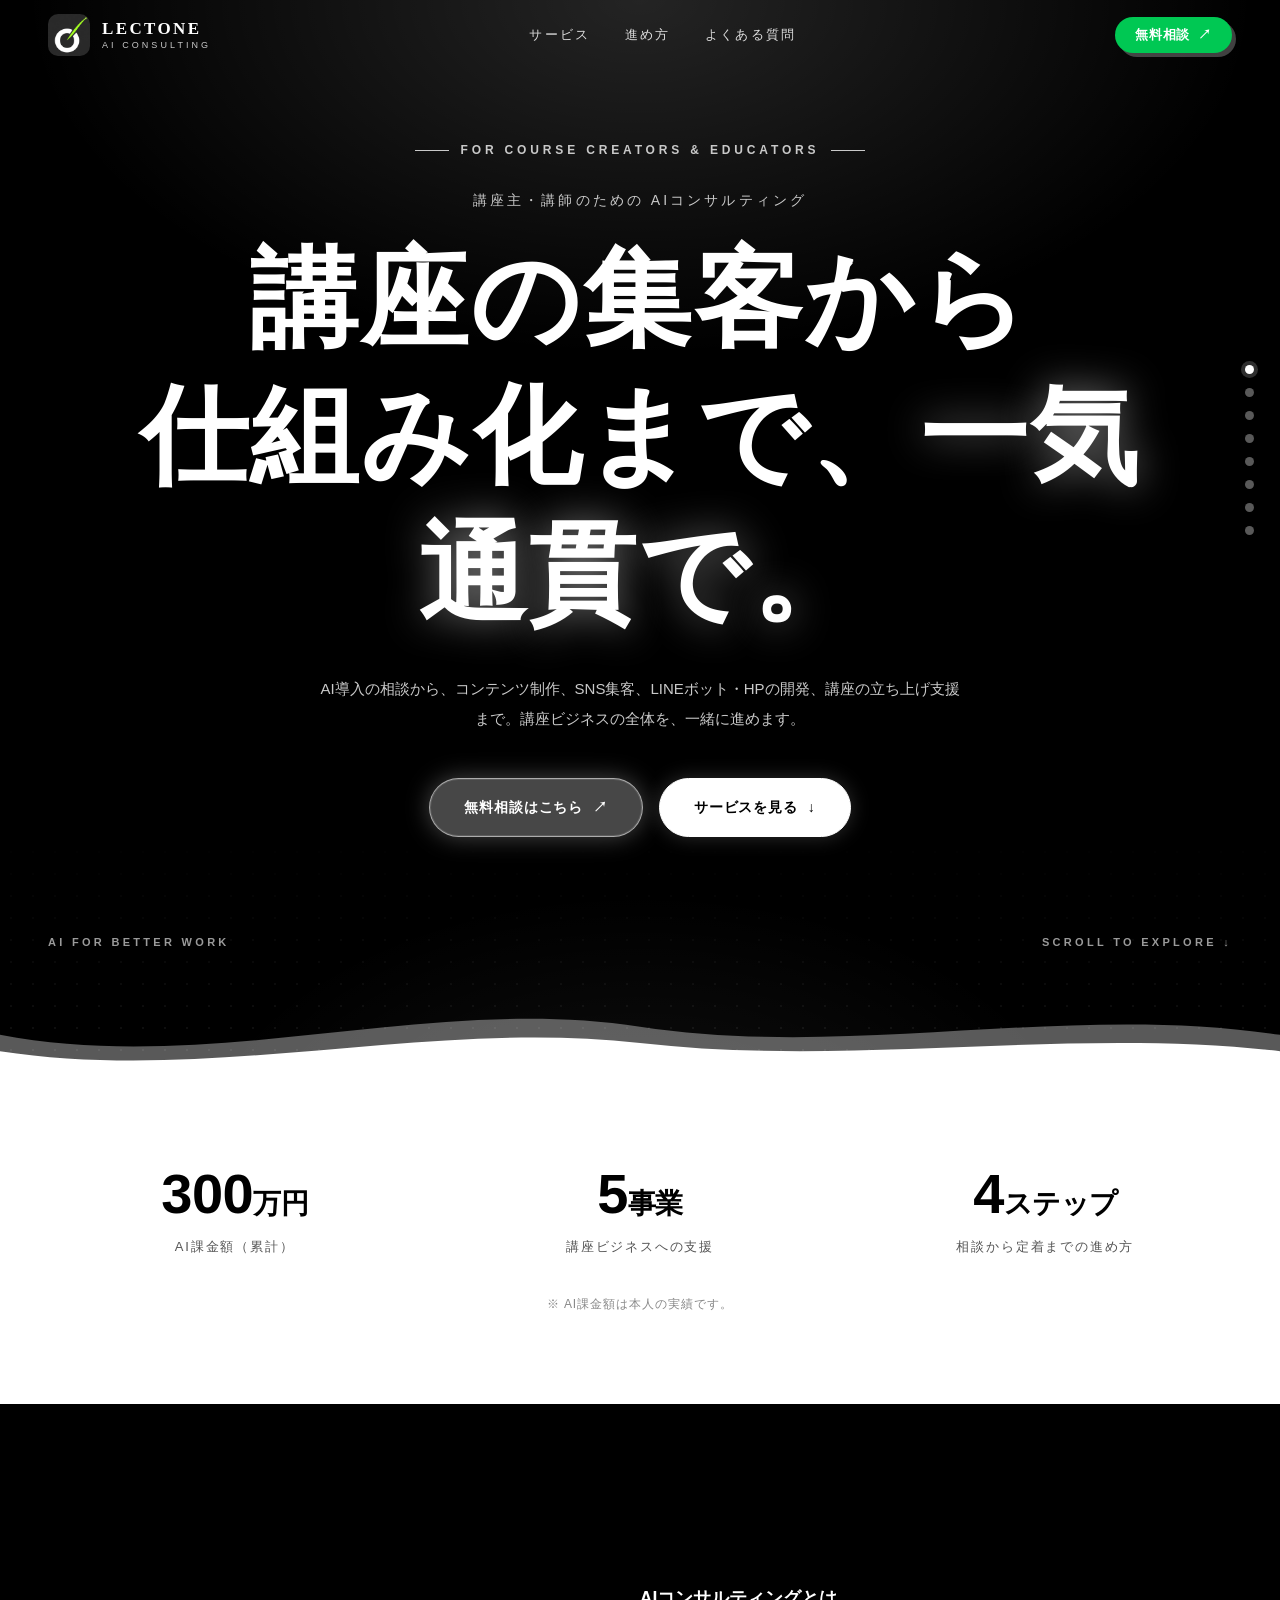
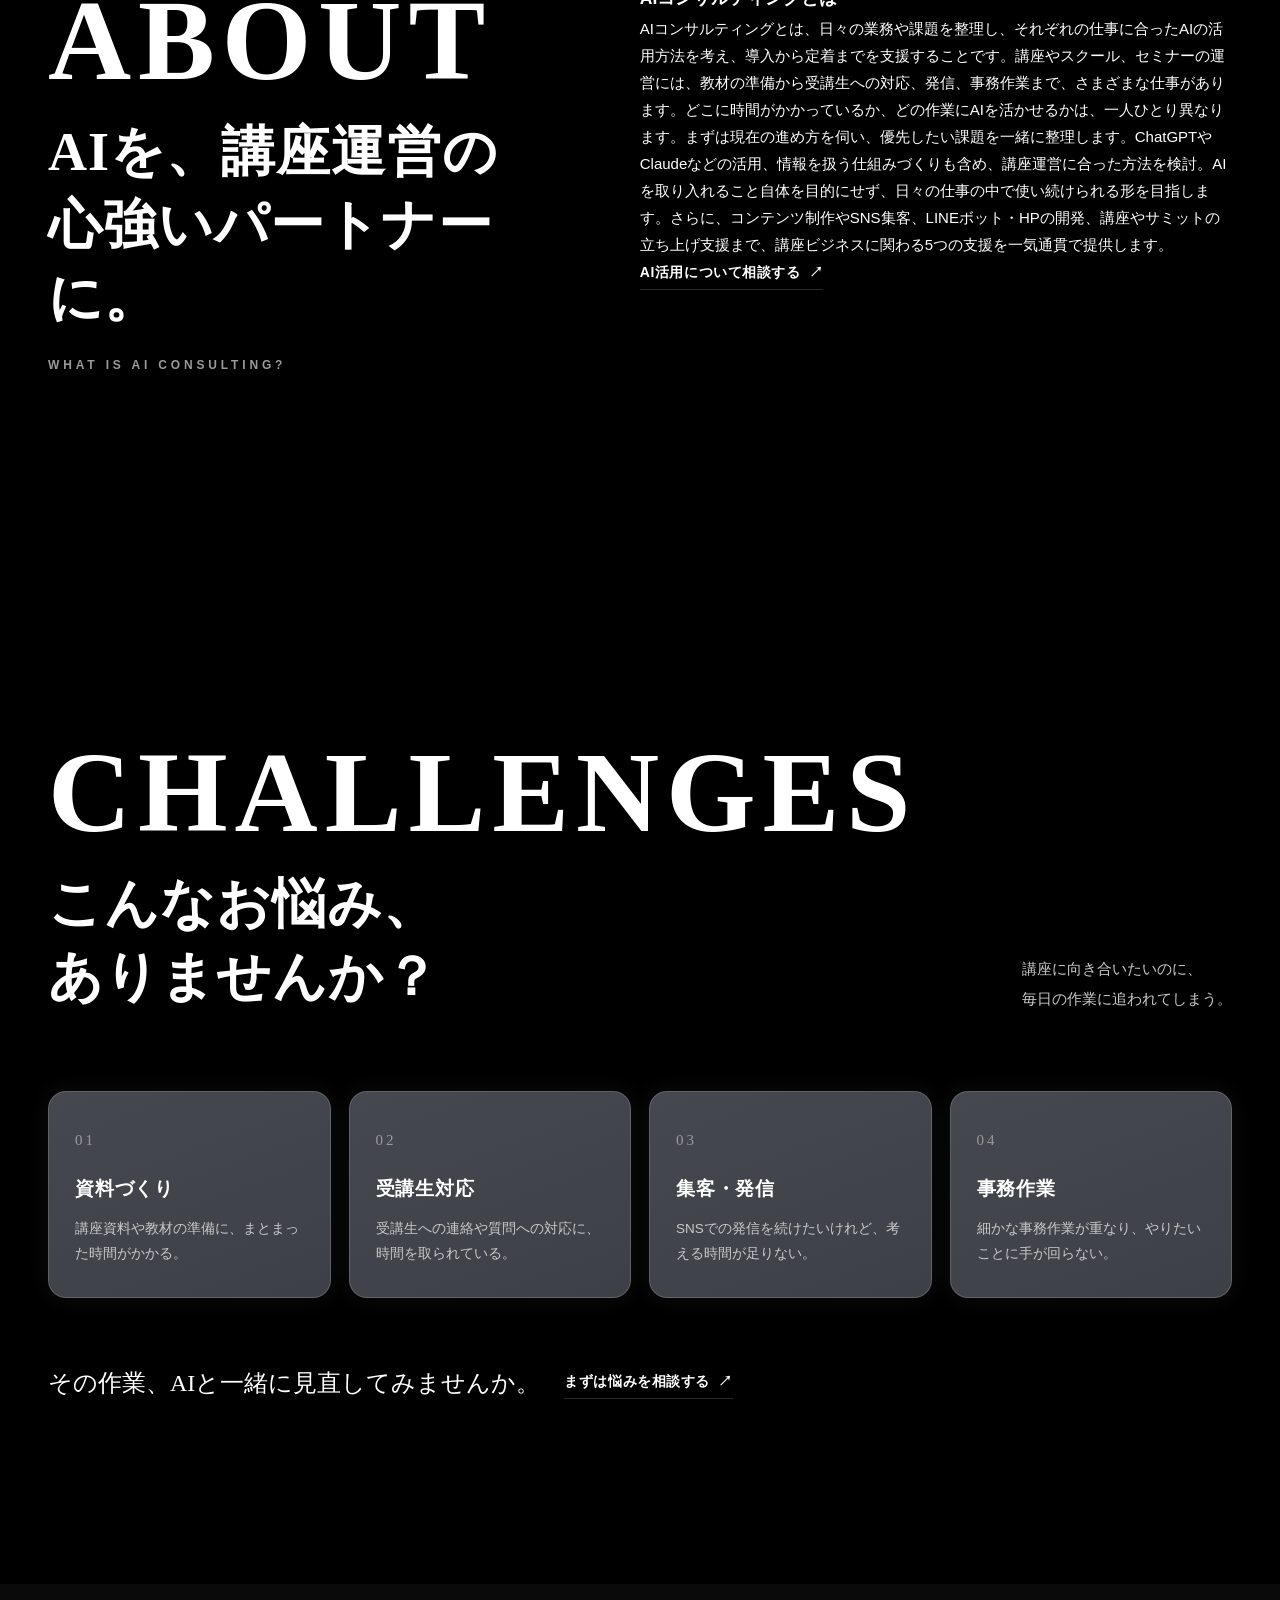
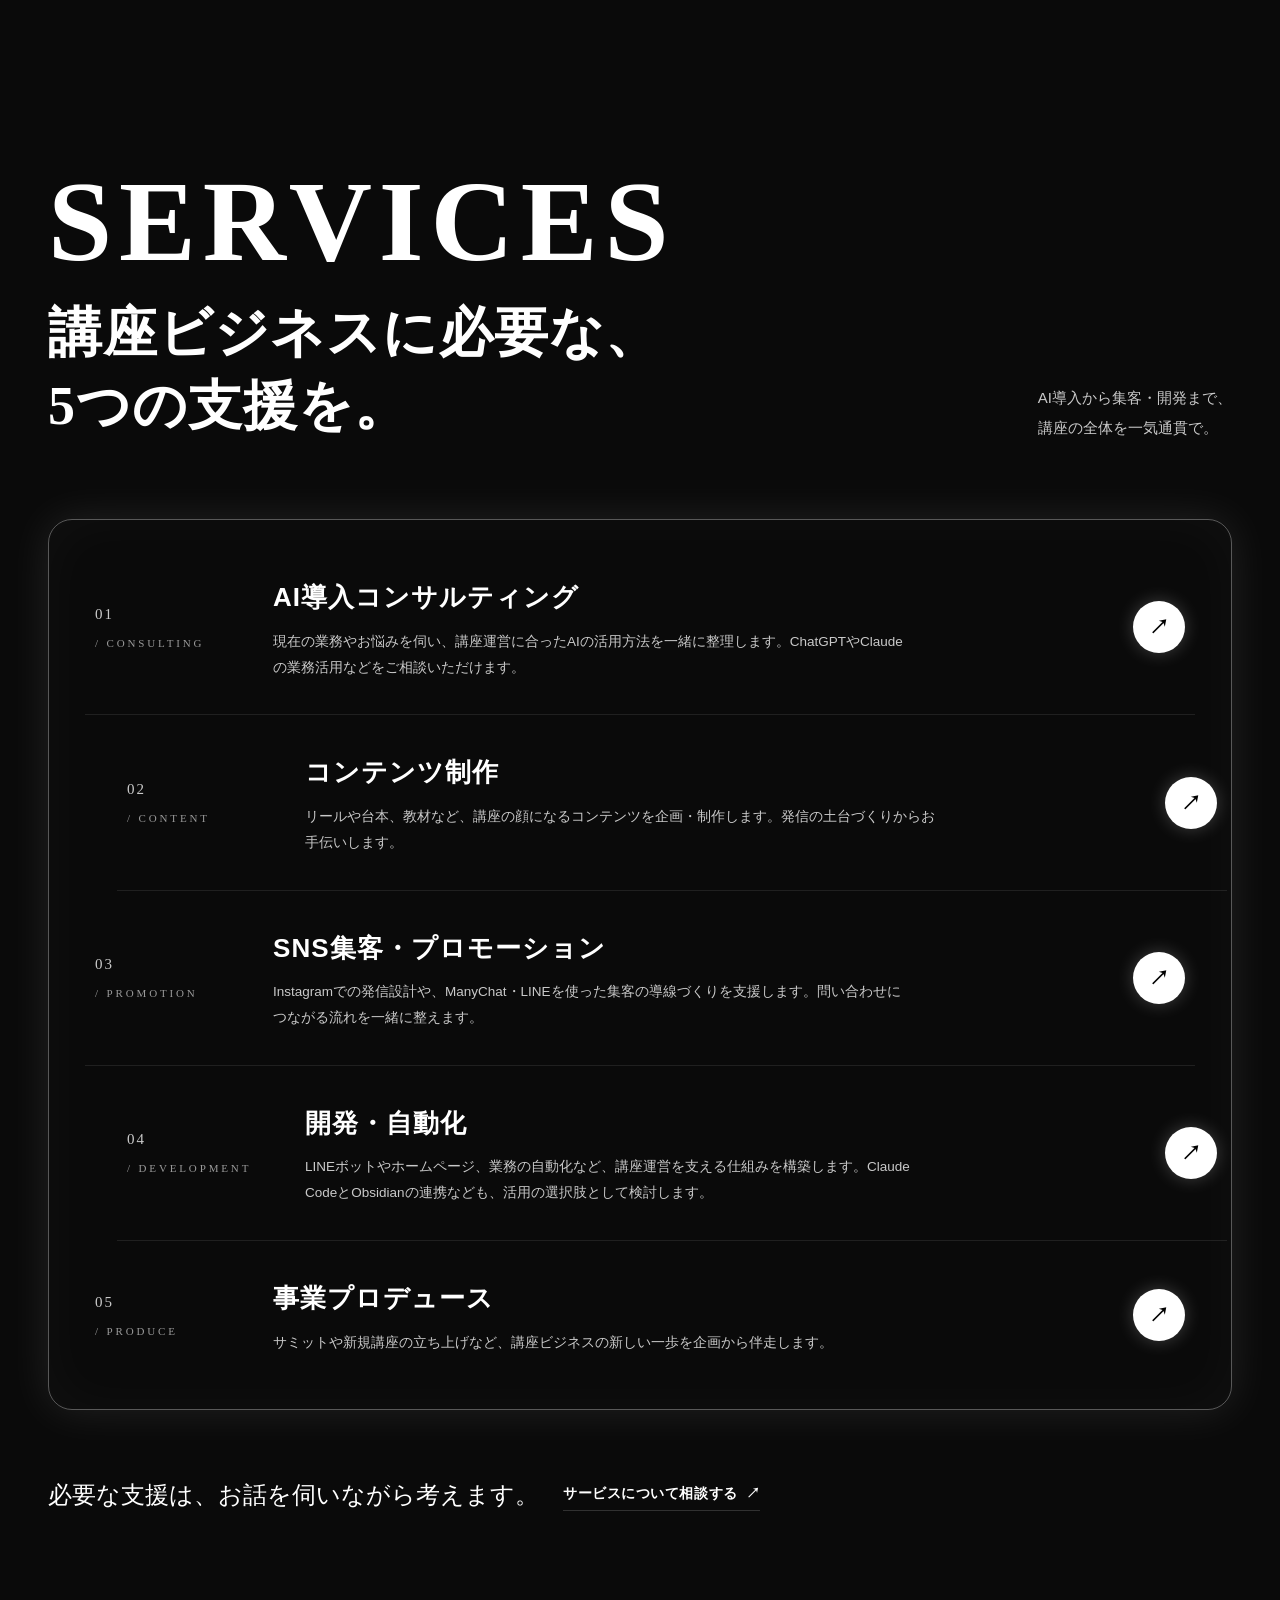
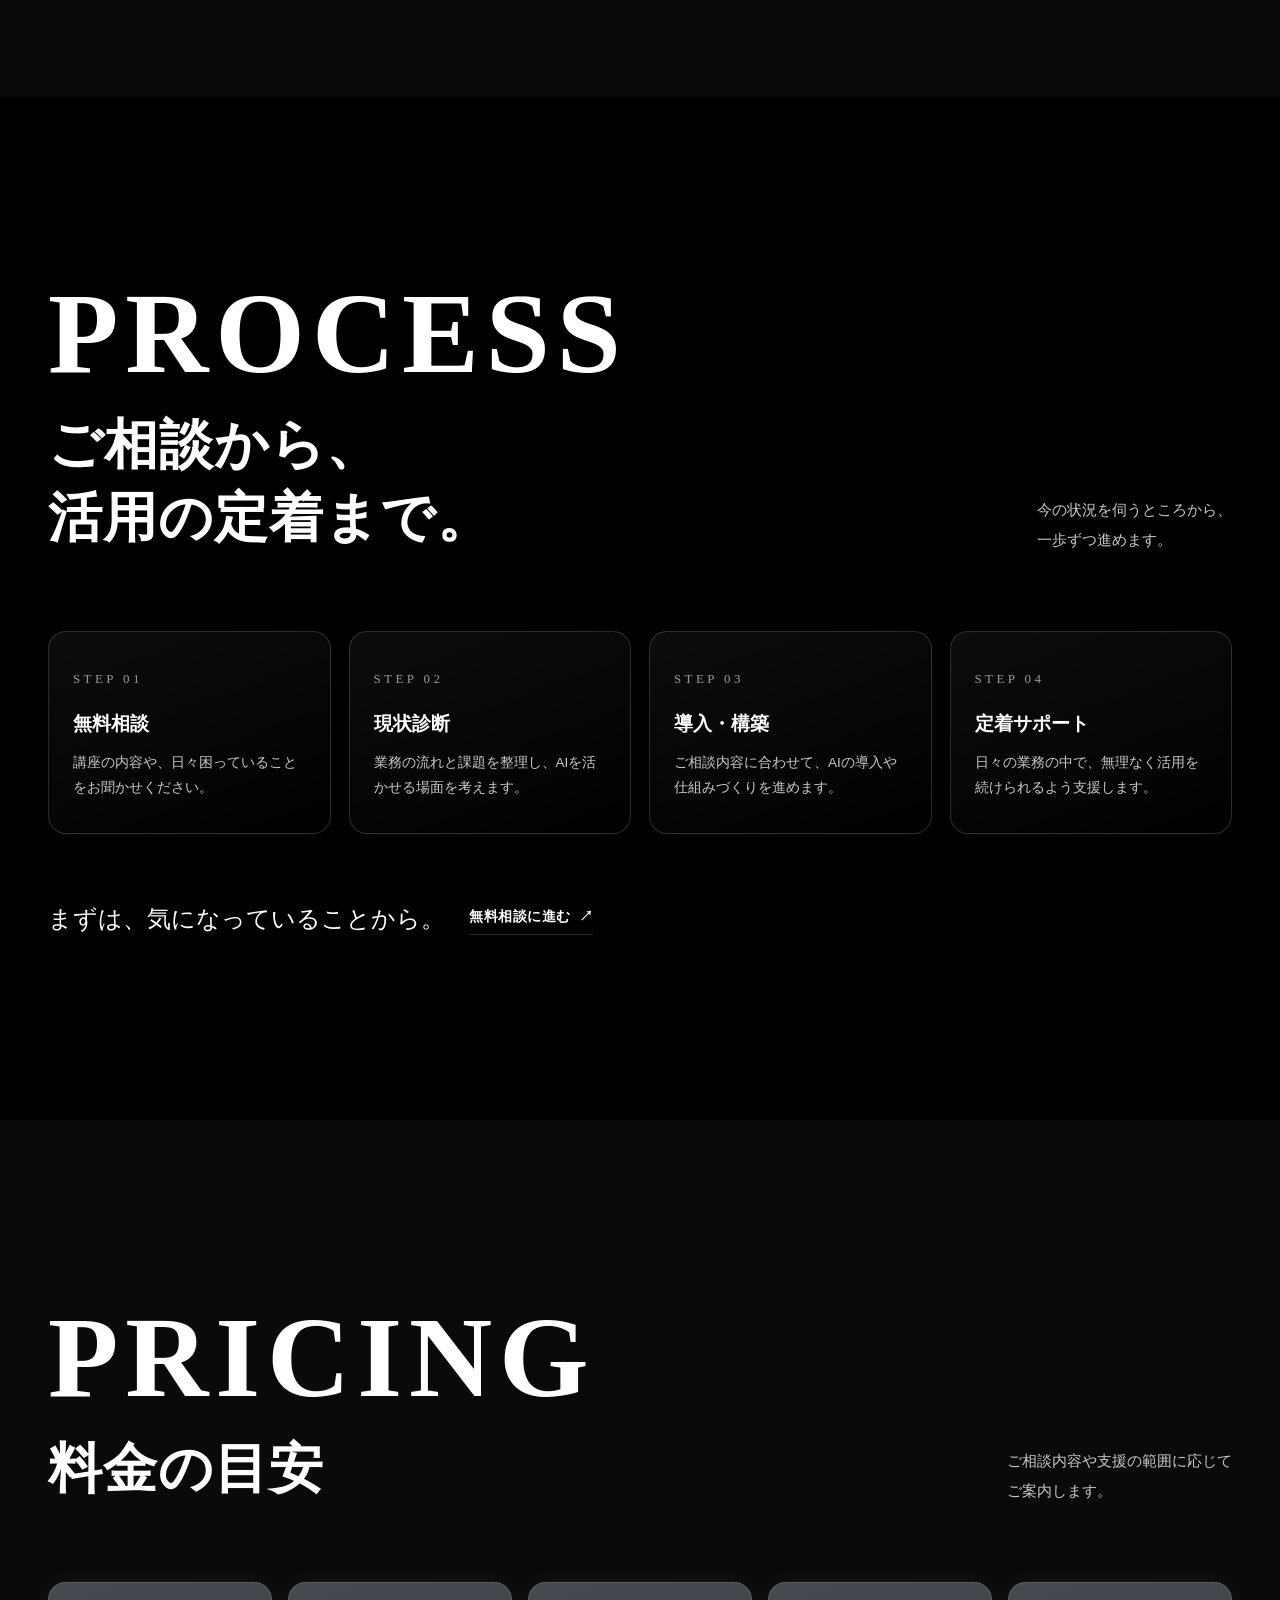
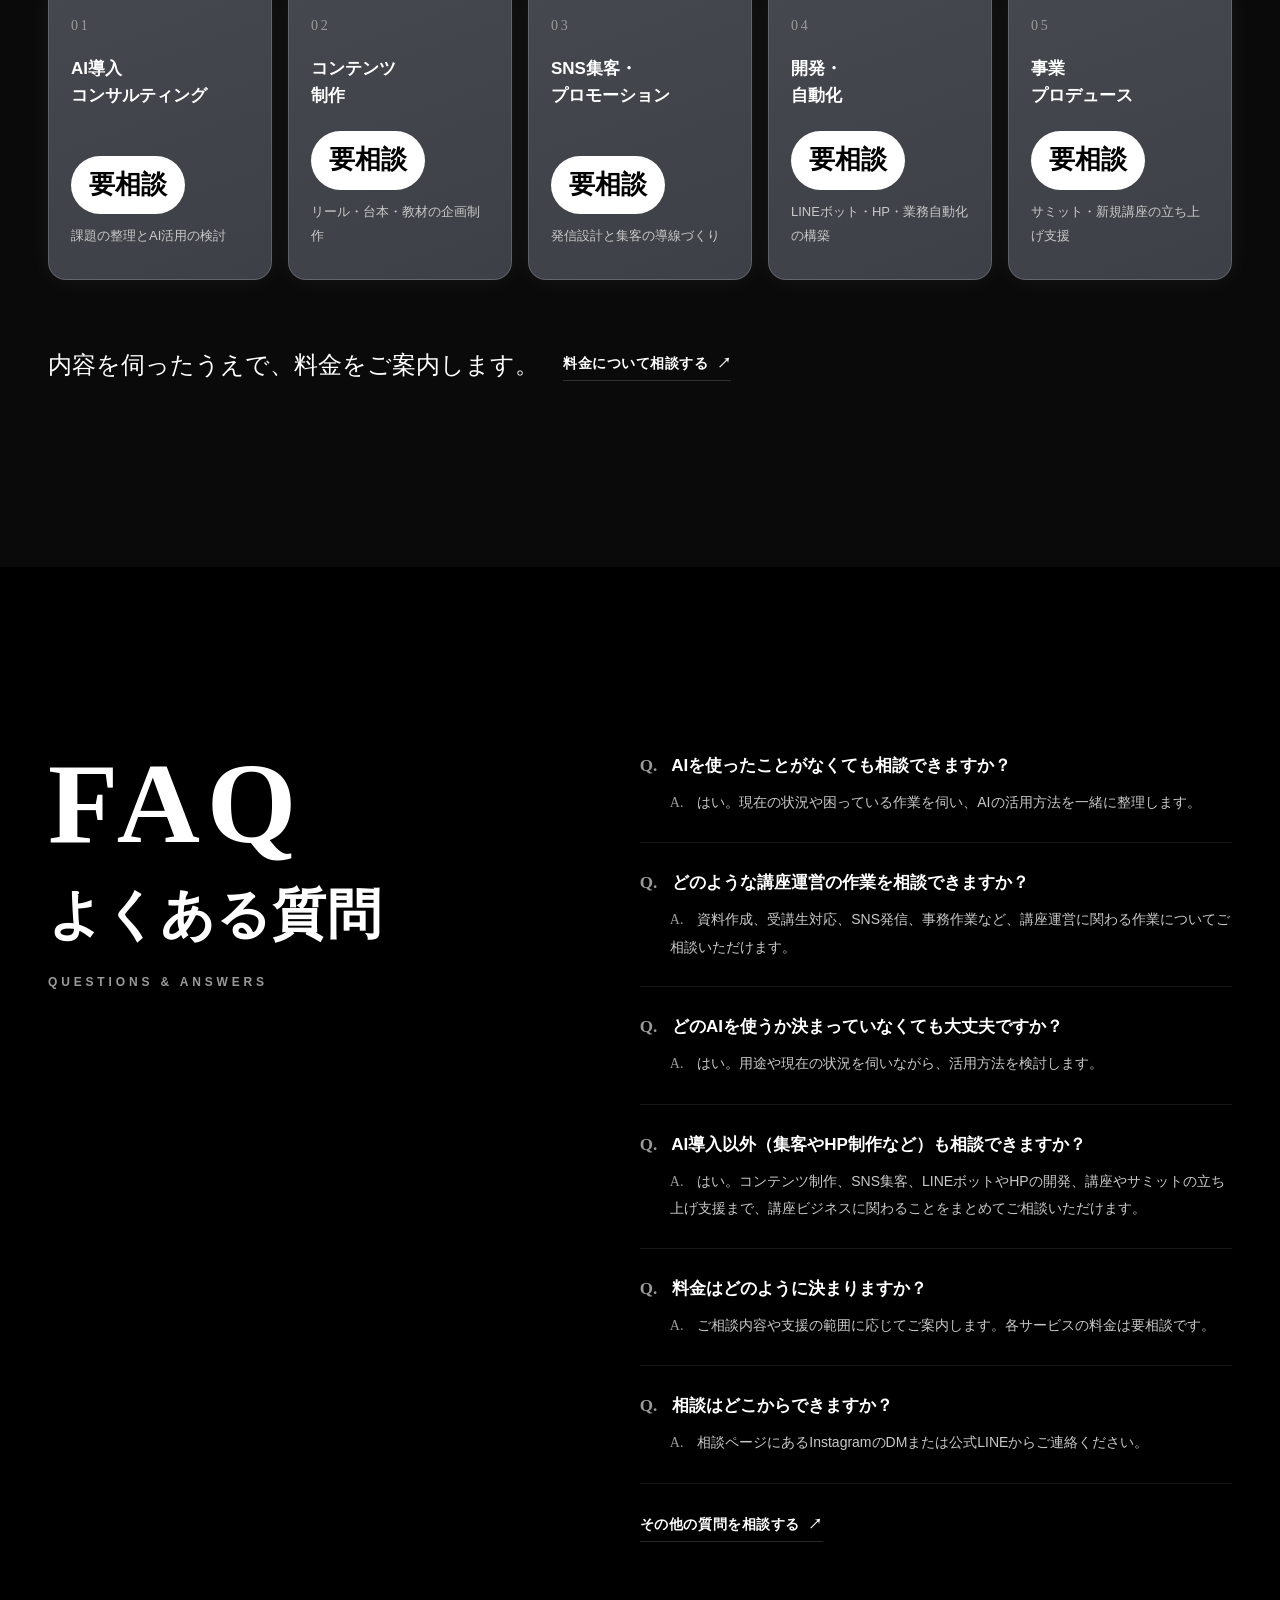
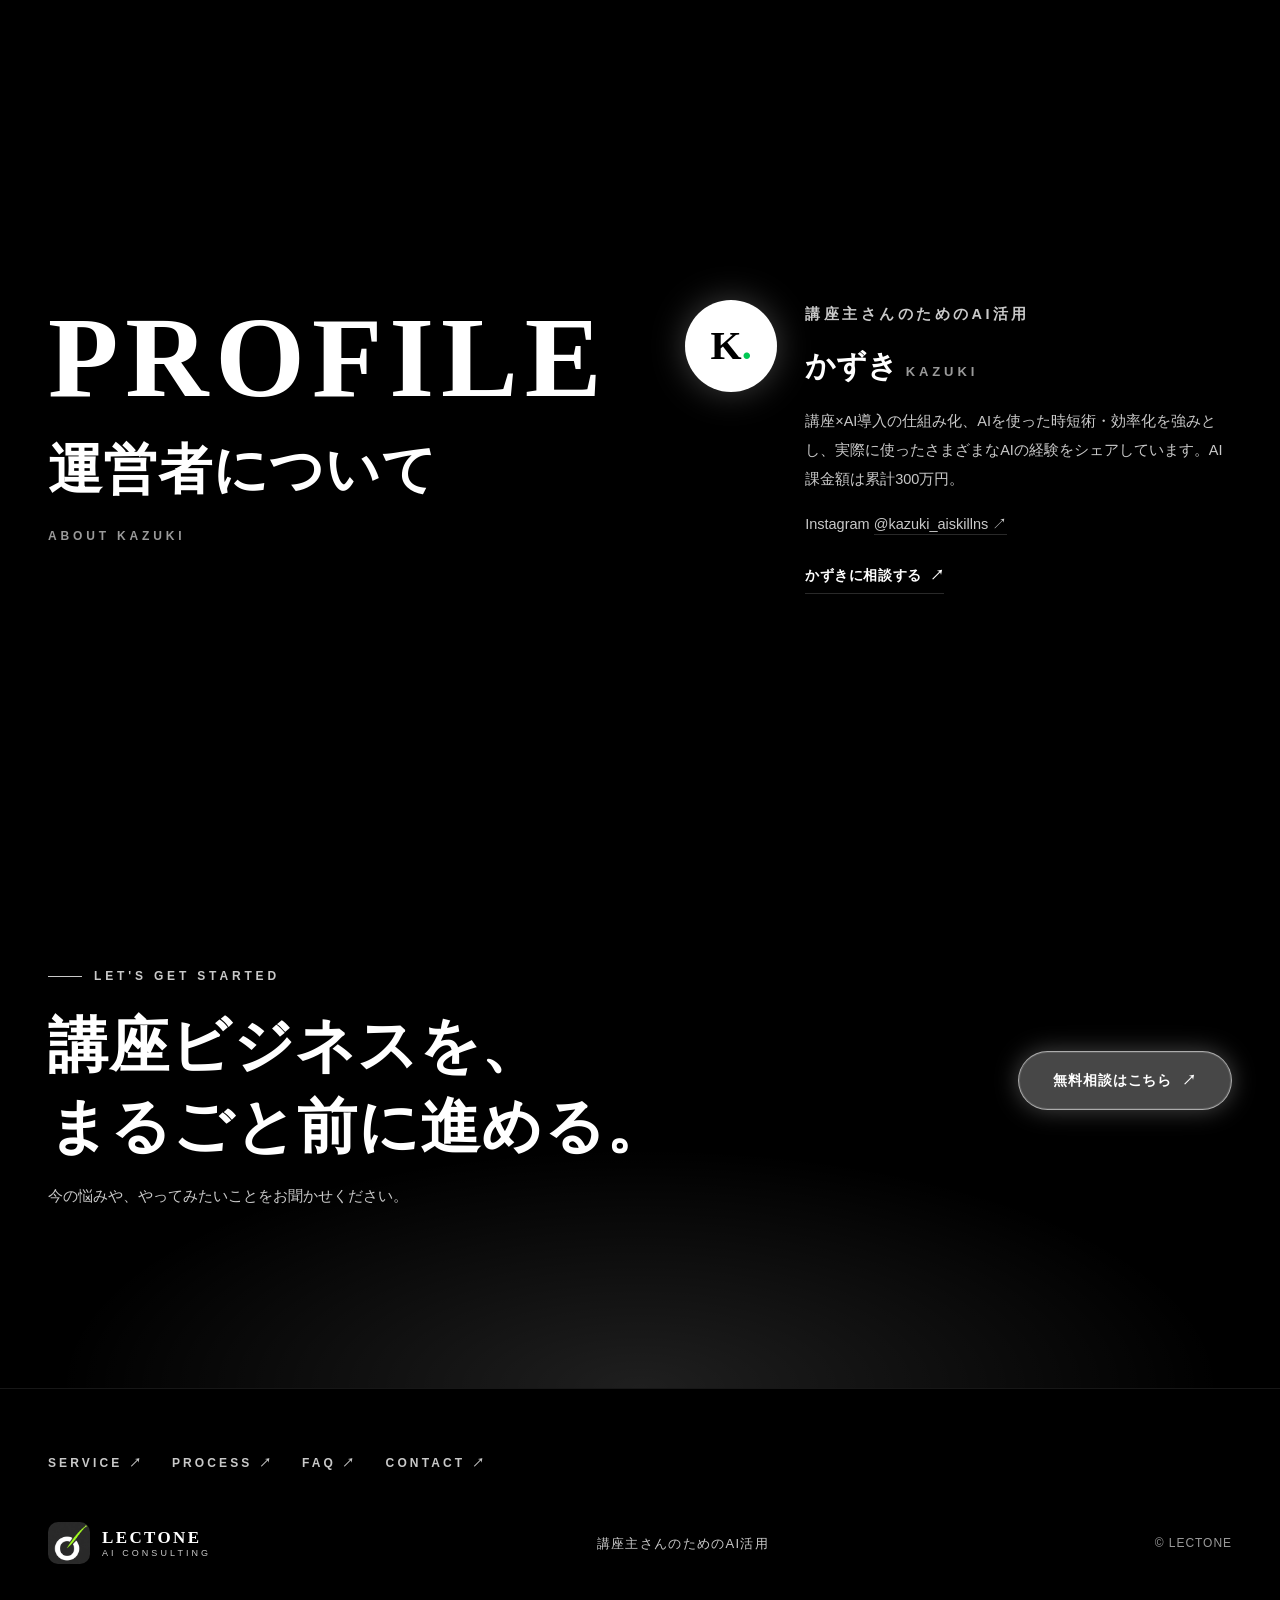
<file: index.html>
<!DOCTYPE html>
<html lang="ja">
<head>
  <meta charset="utf-8">
  <meta name="viewport" content="width=device-width, initial-scale=1">
  <title>AIコンサルティング｜講座主のためのAI導入・仕組み化支援 - LECTONE</title>
  <meta name="description" content="講座・スクール・セミナーを運営する講師や事業者のためのAIコンサルティング。AI導入コンサル、コンテンツ制作、SNS集客、LINEボット・HPの開発、講座の立ち上げ支援まで、講座ビジネスを一気通貫でサポートします。">
  <link rel="canonical" href="https://kazunet1030-debug.github.io/">
  <meta property="og:type" content="website">
  <meta property="og:title" content="AIコンサルティング｜講座主のためのAI導入・仕組み化支援 - LECTONE"><link rel="icon" type="image/svg+xml" href="lectone-icon.svg">
  <meta property="og:description" content="講座主・講師のためのAI導入から、集客・仕組み化・開発まで一気通貫で。まずは無料相談から。">
  <meta property="og:url" content="https://kazunet1030-debug.github.io/">
  <meta property="og:locale" content="ja_JP">
  <meta property="og:site_name" content="かずき｜講座主のためのAI活用">
  <link rel="stylesheet" href="style.css">
  <script type="application/ld+json">
  {"@context":"https://schema.org","@type":"Service","name":"LECTONE｜講座主のためのAIコンサルティング","description":"講座・スクール・セミナー運営におけるAI導入コンサル、コンテンツ制作、SNS集客、LINEボット・HPの開発、講座の立ち上げ支援を一気通貫で支援します。","provider":{"@type":"Person","name":"かずき","sameAs":"https://www.instagram.com/kazuki_aiskillns/"},"serviceType":"AIコンサルティング","url":"https://kazunet1030-debug.github.io/"}
  </script>
  <script type="application/ld+json">
  {"@context":"https://schema.org","@type":"FAQPage","mainEntity":[{"@type":"Question","name":"AIを使ったことがなくても相談できますか？","acceptedAnswer":{"@type":"Answer","text":"はい。現在の状況や困っている作業を伺い、AIの活用方法を一緒に整理します。"}},{"@type":"Question","name":"どのような講座運営の作業を相談できますか？","acceptedAnswer":{"@type":"Answer","text":"資料作成、受講生対応、SNS発信、事務作業など、講座運営に関わる作業についてご相談いただけます。"}},{"@type":"Question","name":"どのAIを使うか決まっていなくても大丈夫ですか？","acceptedAnswer":{"@type":"Answer","text":"はい。用途や現在の状況を伺いながら、活用方法を検討します。"}},{"@type":"Question","name":"AI導入以外（集客やHP制作など）も相談できますか？","acceptedAnswer":{"@type":"Answer","text":"はい。コンテンツ制作、SNS集客、LINEボットやHPの開発、講座やサミットの立ち上げ支援まで、講座ビジネスに関わることをまとめてご相談いただけます。"}},{"@type":"Question","name":"料金はどのように決まりますか？","acceptedAnswer":{"@type":"Answer","text":"ご相談内容や支援の範囲に応じてご案内します。各サービスの料金は要相談です。"}},{"@type":"Question","name":"相談はどこからできますか？","acceptedAnswer":{"@type":"Answer","text":"相談ページにあるInstagramのDMまたは公式LINEからご連絡ください。"}}]}
  </script>
</head>
<body>
<header class="site-header" id="siteHeader">
  <div class="header-inner">
    <a class="brand" href="index.html" aria-label="LECTONE トップページ"><img class="brand-mark-img" src="lectone-icon.svg" alt="LECTONE"><span class="brand-copy">LECTONE <small>AI CONSULTING</small></span></a>
    <nav aria-label="メインナビゲーション"><a href="#services">サービス</a><a href="#flow">進め方</a><a href="#faq">よくある質問</a></nav>
    <a class="header-cta" href="contact.html">無料相談 <span aria-hidden="true">↗</span></a>
  </div>
</header>

<nav class="dotnav" aria-label="セクションナビゲーション">
  <a href="#top" data-target="top" aria-label="トップ"></a>
  <a href="#about" data-target="about" aria-label="AIコンサルティングとは"></a>
  <a href="#problems" data-target="problems" aria-label="お悩み"></a>
  <a href="#services" data-target="services" aria-label="サービス"></a>
  <a href="#flow" data-target="flow" aria-label="進め方"></a>
  <a href="#pricing" data-target="pricing" aria-label="料金の目安"></a>
  <a href="#faq" data-target="faq" aria-label="よくある質問"></a>
  <a href="#profile" data-target="profile" aria-label="運営者について"></a>
</nav>

<main>
  <section class="hero" id="top">
    <div class="hero-inner" id="heroInner">
      <p class="eyebrow">FOR COURSE CREATORS &amp; EDUCATORS</p>
      <p class="hero-label">講座主・講師のための AIコンサルティング</p>
      <h1>講座の集客から<br>仕組み化まで、<em>一気通貫で。</em></h1>
      <p class="hero-text">AI導入の相談から、コンテンツ制作、SNS集客、LINEボット・HPの開発、講座の立ち上げ支援まで。講座ビジネスの全体を、一緒に進めます。</p>
      <div class="hero-buttons">
        <a class="button" href="contact.html">無料相談はこちら <span aria-hidden="true">↗</span></a>
        <a class="button button-solid" href="#services">サービスを見る <span aria-hidden="true">↓</span></a>
      </div>
    </div>
    <div class="hero-bottom"><span>AI FOR BETTER WORK</span><span>SCROLL TO EXPLORE ↓</span></div>
    <div class="wave" aria-hidden="true">
      <svg viewBox="0 0 1440 110" preserveAspectRatio="none"><path d="M0,60 C240,110 480,10 720,50 C960,90 1200,20 1440,60 L1440,110 L0,110 Z" fill="rgba(255,255,255,0.35)"/><path d="M0,80 C240,120 480,40 720,70 C960,100 1200,50 1440,80 L1440,110 L0,110 Z" fill="#ffffff"/></svg>
    </div>
  </section>

  <section class="stats" aria-label="実績">
    <div class="wrap">
      <div class="stats-grid">
        <div><p class="stat-num"><span class="count" data-count="300">0</span><small>万円</small></p><p class="stat-label">AI課金額（累計）</p></div>
        <div><p class="stat-num"><span class="count" data-count="5">0</span><small>事業</small></p><p class="stat-label">講座ビジネスへの支援</p></div>
        <div><p class="stat-num"><span class="count" data-count="4">0</span><small>ステップ</small></p><p class="stat-label">相談から定着までの進め方</p></div>
      </div>
      <p class="stats-note">※ AI課金額は本人の実績です。</p>
    </div>
  </section>

  <section class="section intro" id="about">
    <div class="wrap split reveal">
      <div class="section-heading">
        <p class="section-label">About</p>
        <h2>AIを、講座運営の<br>心強いパートナーに。</h2>
        <p class="heading-en">WHAT IS AI CONSULTING?</p>
      </div>
      <div class="intro-body">
        <h3>AIコンサルティングとは</h3>
        <p>AIコンサルティングとは、日々の業務や課題を整理し、それぞれの仕事に合ったAIの活用方法を考え、導入から定着までを支援することです。講座やスクール、セミナーの運営には、教材の準備から受講生への対応、発信、事務作業まで、さまざまな仕事があります。どこに時間がかかっているか、どの作業にAIを活かせるかは、一人ひとり異なります。まずは現在の進め方を伺い、優先したい課題を一緒に整理します。ChatGPTやClaudeなどの活用、情報を扱う仕組みづくりも含め、講座運営に合った方法を検討。AIを取り入れること自体を目的にせず、日々の仕事の中で使い続けられる形を目指します。さらに、コンテンツ制作やSNS集客、LINEボット・HPの開発、講座やサミットの立ち上げ支援まで、講座ビジネスに関わる5つの支援を一気通貫で提供します。</p>
        <a class="text-link" href="contact.html">AI活用について相談する <span>↗</span></a>
      </div>
    </div>
  </section>

  <section class="section problems" id="problems">
    <div class="wrap reveal">
      <div class="section-head">
        <div>
          <p class="section-label">Challenges</p>
          <h2>こんなお悩み、<br>ありませんか？</h2>
        </div>
        <p class="section-lead">講座に向き合いたいのに、<br>毎日の作業に追われてしまう。</p>
      </div>
      <div class="problem-grid">
        <article><span class="number">01</span><h3>資料づくり</h3><p>講座資料や教材の準備に、まとまった時間がかかる。</p></article>
        <article><span class="number">02</span><h3>受講生対応</h3><p>受講生への連絡や質問への対応に、時間を取られている。</p></article>
        <article><span class="number">03</span><h3>集客・発信</h3><p>SNSでの発信を続けたいけれど、考える時間が足りない。</p></article>
        <article><span class="number">04</span><h3>事務作業</h3><p>細かな事務作業が重なり、やりたいことに手が回らない。</p></article>
      </div>
      <div class="section-action">
        <p>その作業、AIと一緒に見直してみませんか。</p>
        <a class="text-link" href="contact.html">まずは悩みを相談する <span>↗</span></a>
      </div>
    </div>
  </section>

  <section class="section services" id="services">
    <div class="wrap reveal">
      <div class="section-head">
        <div>
          <p class="section-label">Services</p>
          <h2>講座ビジネスに必要な、<br>5つの支援を。</h2>
        </div>
        <p class="section-lead">AI導入から集客・開発まで、<br>講座の全体を一気通貫で。</p>
      </div>
      <div class="service-frame">
        <article class="service-row">
          <div class="service-number">01 <span>/ CONSULTING</span></div>
          <div>
            <h3>AI導入コンサルティング</h3>
            <p>現在の業務やお悩みを伺い、講座運営に合ったAIの活用方法を一緒に整理します。ChatGPTやClaudeの業務活用などをご相談いただけます。</p>
          </div>
          <span class="service-arrow" aria-hidden="true">↗</span>
        </article>
        <article class="service-row">
          <div class="service-number">02 <span>/ CONTENT</span></div>
          <div>
            <h3>コンテンツ制作</h3>
            <p>リールや台本、教材など、講座の顔になるコンテンツを企画・制作します。発信の土台づくりからお手伝いします。</p>
          </div>
          <span class="service-arrow" aria-hidden="true">↗</span>
        </article>
        <article class="service-row">
          <div class="service-number">03 <span>/ PROMOTION</span></div>
          <div>
            <h3>SNS集客・プロモーション</h3>
            <p>Instagramでの発信設計や、ManyChat・LINEを使った集客の導線づくりを支援します。問い合わせにつながる流れを一緒に整えます。</p>
          </div>
          <span class="service-arrow" aria-hidden="true">↗</span>
        </article>
        <article class="service-row">
          <div class="service-number">04 <span>/ DEVELOPMENT</span></div>
          <div>
            <h3>開発・自動化</h3>
            <p>LINEボットやホームページ、業務の自動化など、講座運営を支える仕組みを構築します。Claude CodeとObsidianの連携なども、活用の選択肢として検討します。</p>
          </div>
          <span class="service-arrow" aria-hidden="true">↗</span>
        </article>
        <article class="service-row">
          <div class="service-number">05 <span>/ PRODUCE</span></div>
          <div>
            <h3>事業プロデュース</h3>
            <p>サミットや新規講座の立ち上げなど、講座ビジネスの新しい一歩を企画から伴走します。</p>
          </div>
          <span class="service-arrow" aria-hidden="true">↗</span>
        </article>
      </div>
      <div class="section-action">
        <p>必要な支援は、お話を伺いながら考えます。</p>
        <a class="text-link" href="contact.html">サービスについて相談する <span>↗</span></a>
      </div>
    </div>
  </section>

  <section class="section flow" id="flow">
    <div class="wrap reveal">
      <div class="section-head">
        <div>
          <p class="section-label">Process</p>
          <h2>ご相談から、<br>活用の定着まで。</h2>
        </div>
        <p class="section-lead">今の状況を伺うところから、<br>一歩ずつ進めます。</p>
      </div>
      <div class="flow-grid">
        <article><span class="step">STEP 01</span><h3>無料相談</h3><p>講座の内容や、日々困っていることをお聞かせください。</p></article>
        <article><span class="step">STEP 02</span><h3>現状診断</h3><p>業務の流れと課題を整理し、AIを活かせる場面を考えます。</p></article>
        <article><span class="step">STEP 03</span><h3>導入・構築</h3><p>ご相談内容に合わせて、AIの導入や仕組みづくりを進めます。</p></article>
        <article><span class="step">STEP 04</span><h3>定着サポート</h3><p>日々の業務の中で、無理なく活用を続けられるよう支援します。</p></article>
      </div>
      <div class="section-action">
        <p>まずは、気になっていることから。</p>
        <a class="text-link" href="contact.html">無料相談に進む <span>↗</span></a>
      </div>
    </div>
  </section>

  <section class="section pricing" id="pricing">
    <div class="wrap reveal">
      <div class="section-head">
        <div>
          <p class="section-label">Pricing</p>
          <h2>料金の目安</h2>
        </div>
        <p class="section-lead">ご相談内容や支援の範囲に応じて<br>ご案内します。</p>
      </div>
      <div class="price-grid">
        <article><span class="pnum">01</span><h3>AI導入<br>コンサルティング</h3><p class="price">要相談</p><p>課題の整理とAI活用の検討</p></article>
        <article><span class="pnum">02</span><h3>コンテンツ<br>制作</h3><p class="price">要相談</p><p>リール・台本・教材の企画制作</p></article>
        <article><span class="pnum">03</span><h3>SNS集客・<br>プロモーション</h3><p class="price">要相談</p><p>発信設計と集客の導線づくり</p></article>
        <article><span class="pnum">04</span><h3>開発・<br>自動化</h3><p class="price">要相談</p><p>LINEボット・HP・業務自動化の構築</p></article>
        <article><span class="pnum">05</span><h3>事業<br>プロデュース</h3><p class="price">要相談</p><p>サミット・新規講座の立ち上げ支援</p></article>
      </div>
      <div class="section-action">
        <p>内容を伺ったうえで、料金をご案内します。</p>
        <a class="text-link" href="contact.html">料金について相談する <span>↗</span></a>
      </div>
    </div>
  </section>

  <section class="section faq" id="faq">
    <div class="wrap split reveal">
      <div class="section-heading">
        <p class="section-label">Faq</p>
        <h2>よくある質問</h2>
        <p class="heading-en">QUESTIONS &amp; ANSWERS</p>
      </div>
      <div class="faq-list">
        <article><h3><span>Q.</span> AIを使ったことがなくても相談できますか？</h3><p><span>A.</span> はい。現在の状況や困っている作業を伺い、AIの活用方法を一緒に整理します。</p></article>
        <article><h3><span>Q.</span> どのような講座運営の作業を相談できますか？</h3><p><span>A.</span> 資料作成、受講生対応、SNS発信、事務作業など、講座運営に関わる作業についてご相談いただけます。</p></article>
        <article><h3><span>Q.</span> どのAIを使うか決まっていなくても大丈夫ですか？</h3><p><span>A.</span> はい。用途や現在の状況を伺いながら、活用方法を検討します。</p></article>
        <article><h3><span>Q.</span> AI導入以外（集客やHP制作など）も相談できますか？</h3><p><span>A.</span> はい。コンテンツ制作、SNS集客、LINEボットやHPの開発、講座やサミットの立ち上げ支援まで、講座ビジネスに関わることをまとめてご相談いただけます。</p></article>
        <article><h3><span>Q.</span> 料金はどのように決まりますか？</h3><p><span>A.</span> ご相談内容や支援の範囲に応じてご案内します。各サービスの料金は要相談です。</p></article>
        <article><h3><span>Q.</span> 相談はどこからできますか？</h3><p><span>A.</span> 相談ページにあるInstagramのDMまたは公式LINEからご連絡ください。</p></article>
        <a class="text-link" href="contact.html">その他の質問を相談する <span>↗</span></a>
      </div>
    </div>
  </section>

  <section class="section profile" id="profile">
    <div class="wrap split reveal">
      <div class="section-heading">
        <p class="section-label">Profile</p>
        <h2>運営者について</h2>
        <p class="heading-en">ABOUT KAZUKI</p>
      </div>
      <div class="profile-body">
        <div class="profile-monogram" aria-hidden="true">K<span>.</span></div>
        <div>
          <p class="profile-role">講座主さんのためのAI活用</p>
          <h3>かずき <small>KAZUKI</small></h3>
          <p>講座×AI導入の仕組み化、AIを使った時短術・効率化を強みとし、実際に使ったさまざまなAIの経験をシェアしています。AI課金額は累計300万円。</p>
          <p class="profile-social">Instagram <a href="https://www.instagram.com/kazuki_aiskillns/">@kazuki_aiskillns ↗</a></p>
          <a class="text-link" href="contact.html">かずきに相談する <span>↗</span></a>
        </div>
      </div>
    </div>
  </section>

  <section class="final-cta">
    <div class="wrap final-inner reveal">
      <div>
        <p class="eyebrow">LET'S GET STARTED</p>
        <h2>講座ビジネスを、<br>まるごと前に進める。</h2>
        <p>今の悩みや、やってみたいことをお聞かせください。</p>
      </div>
      <a class="button" href="contact.html">無料相談はこちら <span aria-hidden="true">↗</span></a>
    </div>
  </section>
</main>

<footer>
  <div class="wrap">
    <nav class="footer-nav" aria-label="フッターナビゲーション">
      <a href="#services">SERVICE <span>↗</span></a>
      <a href="#flow">PROCESS <span>↗</span></a>
      <a href="#faq">FAQ <span>↗</span></a>
      <a href="contact.html">CONTACT <span>↗</span></a>
    </nav>
    <div class="footer-inner">
      <a class="brand footer-brand" href="index.html"><img class="brand-mark-img" src="lectone-icon.svg" alt="LECTONE"><span class="brand-copy">LECTONE <small>AI CONSULTING</small></span></a>
      <p>講座主さんのためのAI活用</p>
      <small>© LECTONE</small>
    </div>
  </div>
</footer>

<script>
(function(){
  var reduced = window.matchMedia('(prefers-reduced-motion: reduce)').matches;
  var header = document.getElementById('siteHeader');
  var heroInner = document.getElementById('heroInner');
  function onScroll(){
    header.classList.toggle('scrolled', window.scrollY > 40);
    if(!reduced && heroInner){
      var y = window.scrollY;
      if(y < window.innerHeight){ heroInner.style.transform = 'translateY(' + (y * 0.12) + 'px)'; }
    }
  }
  window.addEventListener('scroll', onScroll, {passive:true});
  onScroll();
  var io = new IntersectionObserver(function(entries){
    entries.forEach(function(e){ if(e.isIntersecting){ e.target.classList.add('in'); io.unobserve(e.target); } });
  }, {threshold:0.12});
  document.querySelectorAll('.reveal').forEach(function(el){ io.observe(el); });
  var cio = new IntersectionObserver(function(entries){
    entries.forEach(function(entry){
      if(!entry.isIntersecting) return;
      var el = entry.target, target = parseInt(el.getAttribute('data-count'), 10), start = null;
      cio.unobserve(el);
      if(reduced){ el.textContent = target; return; }
      function step(ts){
        if(start === null) start = ts;
        var p = Math.min((ts - start) / 1200, 1);
        el.textContent = Math.round(target * (1 - Math.pow(1 - p, 3)));
        if(p < 1) requestAnimationFrame(step);
      }
      requestAnimationFrame(step);
    });
  }, {threshold:0.5});
  document.querySelectorAll('.count').forEach(function(el){ cio.observe(el); });
  var dots = Array.prototype.slice.call(document.querySelectorAll('.dotnav a'));
  var sections = dots.map(function(d){ return document.getElementById(d.getAttribute('data-target')); }).filter(Boolean);
  var sio = new IntersectionObserver(function(entries){
    entries.forEach(function(e){
      if(e.isIntersecting){
        dots.forEach(function(d){ d.classList.toggle('active', d.getAttribute('data-target') === e.target.id); });
      }
    });
  }, {rootMargin:'-40% 0px -55% 0px'});
  sections.forEach(function(s){ sio.observe(s); });
})();
</script>
</body>
</html>
</file>
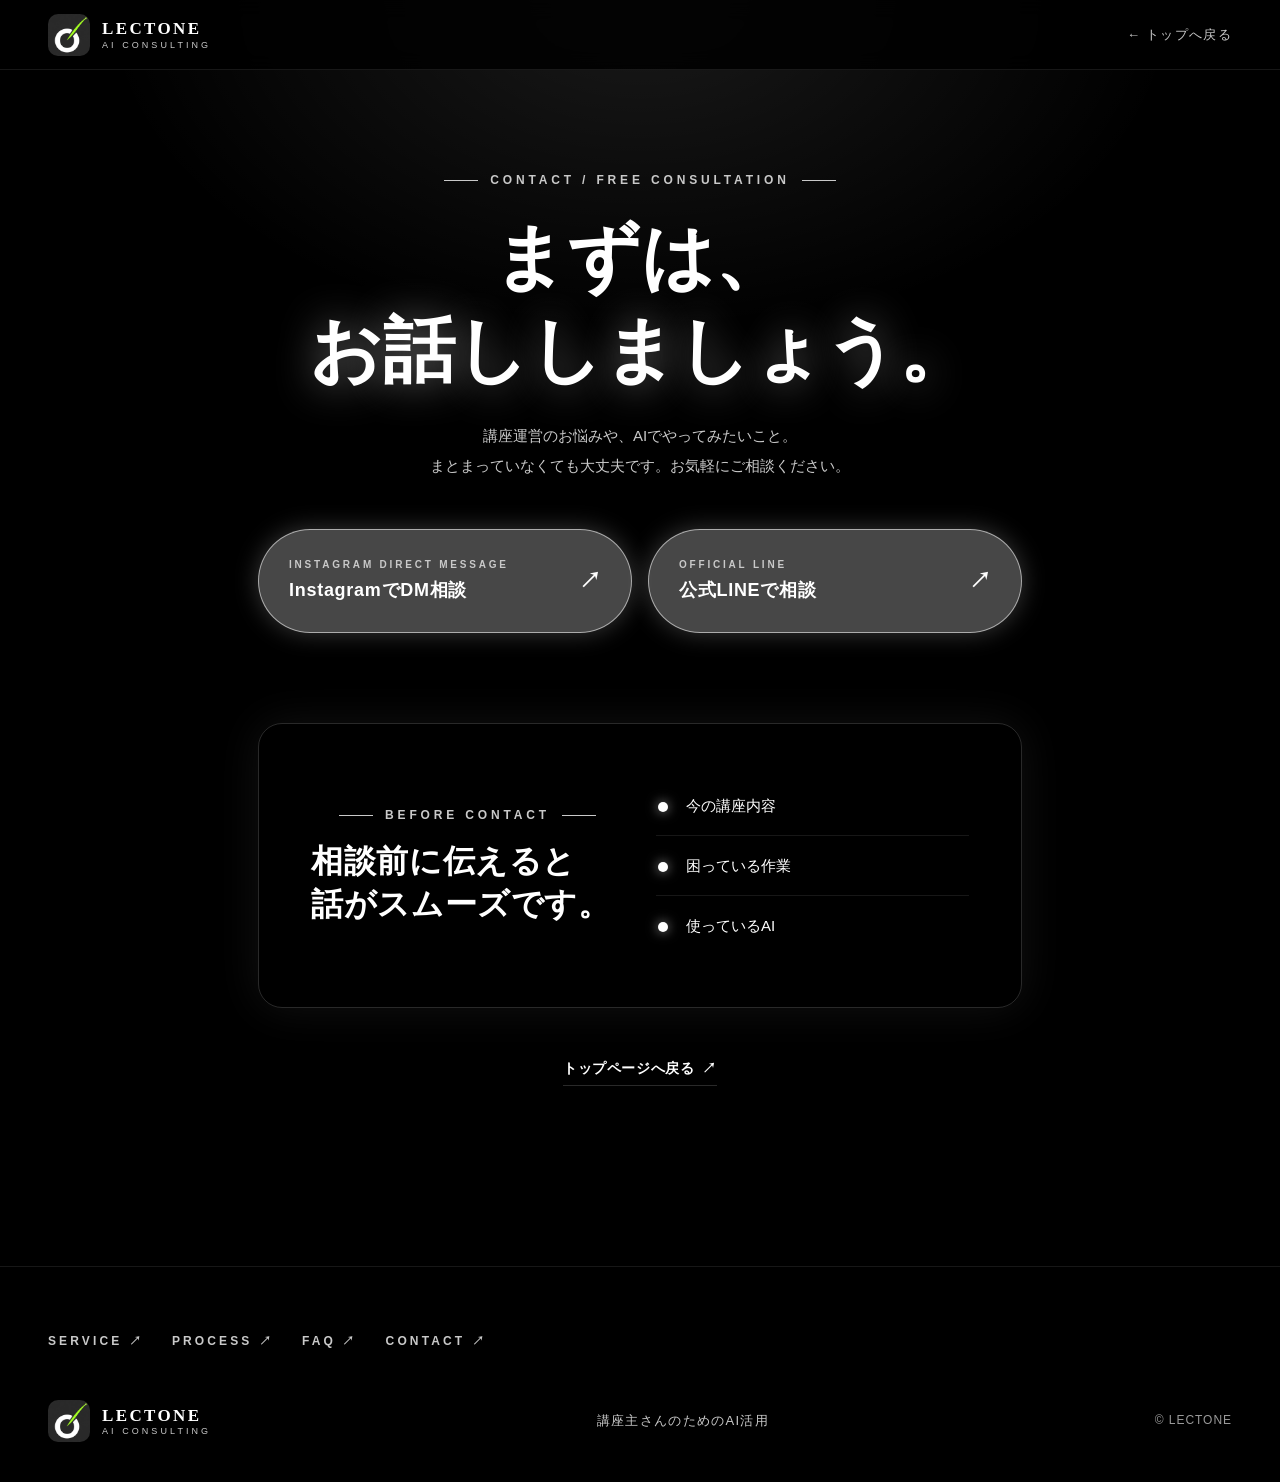
<file: contact.html>
<!DOCTYPE html>
<html lang="ja">
<head>
  <meta charset="utf-8">
  <meta name="viewport" content="width=device-width, initial-scale=1">
  <title>無料相談｜AIコンサルティング・AI導入 - LECTONE</title>
  <meta name="description" content="講座主・講師のためのAIコンサルティング、AI導入についての無料相談はこちら。InstagramのDMまたは公式LINEからお気軽にご連絡ください。">
  <link rel="canonical" href="https://kazunet1030-debug.github.io/contact.html">
  <meta property="og:type" content="website">
  <meta property="og:title" content="無料相談｜AIコンサルティング・AI導入 - LECTONE"><link rel="icon" type="image/svg+xml" href="lectone-icon.svg">
  <meta property="og:description" content="講座運営のAI活用について、InstagramのDMまたは公式LINEからご相談いただけます。">
  <meta property="og:url" content="https://kazunet1030-debug.github.io/contact.html">
  <meta property="og:locale" content="ja_JP">
  <meta property="og:site_name" content="かずき｜講座主のためのAI活用">
  <link rel="stylesheet" href="style.css">
</head>
<body class="contact-page">
<header class="site-header scrolled">
  <div class="header-inner">
    <a class="brand" href="index.html" aria-label="LECTONE トップページ"><img class="brand-mark-img" src="lectone-icon.svg" alt="LECTONE"><span class="brand-copy">LECTONE <small>AI CONSULTING</small></span></a>
    <a class="back-top" href="index.html">← トップへ戻る</a>
  </div>
</header>
<main>
  <section class="contact-main">
    <div class="wrap contact-wrap">
      <p class="eyebrow">CONTACT / FREE CONSULTATION</p>
      <h1>まずは、<br><em>お話ししましょう。</em></h1>
      <p class="contact-intro">講座運営のお悩みや、AIでやってみたいこと。<br>まとまっていなくても大丈夫です。お気軽にご相談ください。</p>
      <div class="contact-options">
        <a class="contact-button instagram" href="https://ig.me/m/kazuki_aiskillns"><span><small>INSTAGRAM DIRECT MESSAGE</small>InstagramでDM相談</span><b aria-hidden="true">↗</b></a>
        <a class="contact-button line" href="https://line.me/ti/p/%40538hqtrh"><span><small>OFFICIAL LINE</small>公式LINEで相談</span><b aria-hidden="true">↗</b></a>
      </div>
      <div class="contact-note">
        <div>
          <p class="eyebrow">BEFORE CONTACT</p>
          <h2>相談前に伝えると<br>話がスムーズです。</h2>
        </div>
        <ul>
          <li>今の講座内容</li>
          <li>困っている作業</li>
          <li>使っているAI</li>
        </ul>
      </div>
      <a class="text-link contact-return" href="index.html">トップページへ戻る <span>↗</span></a>
    </div>
  </section>
</main>
<footer>
  <div class="wrap">
    <nav class="footer-nav" aria-label="フッターナビゲーション">
      <a href="index.html#services">SERVICE <span>↗</span></a>
      <a href="index.html#flow">PROCESS <span>↗</span></a>
      <a href="index.html#faq">FAQ <span>↗</span></a>
      <a href="contact.html">CONTACT <span>↗</span></a>
    </nav>
    <div class="footer-inner">
      <a class="brand footer-brand" href="index.html"><img class="brand-mark-img" src="lectone-icon.svg" alt="LECTONE"><span class="brand-copy">LECTONE <small>AI CONSULTING</small></span></a>
      <p>講座主さんのためのAI活用</p>
      <small>© LECTONE</small>
    </div>
  </div>
</footer>
</body>
</html>
</file>
<file: style.css>
/* AIコンサルHP — MDS Fund デザイン言語によるリデザイン
   黒×白のハイコントラスト、唯一のアクセントはグリーン（ヘッダーCTAのみ）。
   外部フォント・外部画像不使用。装飾はCSSとインラインSVGのみ。 */
:root{
  --black:#000000;
  --ink:#0a0a0a;
  --card:#3d4046;
  --card-2:#45484e;
  --white:#ffffff;
  --muted:#c9c9c9;
  --muted-2:#9a9a9a;
  --line:rgba(255,255,255,.16);
  --line-soft:rgba(255,255,255,.09);
  --green:#00c853;
  --serif:"Hiragino Mincho ProN","Hiragino Mincho Pro","Yu Mincho","YuMincho","Noto Serif JP",Georgia,"Times New Roman",serif;
  --sans:-apple-system,BlinkMacSystemFont,"Hiragino Kaku Gothic ProN","Hiragino Sans","Yu Gothic","Noto Sans JP","Segoe UI",sans-serif;
  --wrap:1320px;
  --pad:clamp(96px,14vw,180px);
}
*{box-sizing:border-box;margin:0;padding:0}
html{scroll-behavior:smooth}
body{
  background:var(--black);
  color:var(--white);
  font-family:var(--sans);
  font-size:15px;
  line-height:1.8;
  -webkit-text-size-adjust:100%;
  overflow-x:hidden;
}
img,svg{display:block;max-width:100%}
a{color:inherit;text-decoration:none}
.wrap{max-width:var(--wrap);margin:0 auto;padding-left:clamp(20px,4vw,48px);padding-right:clamp(20px,4vw,48px)}
::selection{background:var(--green);color:#fff}

/* ---------- ヘッダー：固定・透明、スクロールで黒背景 ---------- */
.site-header{
  position:fixed;top:0;left:0;right:0;z-index:50;
  height:70px;
  background:transparent;
  transition:background .35s ease,border-color .35s ease;
  border-bottom:1px solid transparent;
}
.site-header.scrolled{background:rgba(0,0,0,.86);backdrop-filter:blur(10px);-webkit-backdrop-filter:blur(10px);border-bottom-color:var(--line-soft)}
.header-inner{max-width:var(--wrap);margin:0 auto;height:70px;display:flex;align-items:center;justify-content:space-between;gap:24px;padding-left:clamp(20px,4vw,48px);padding-right:clamp(20px,4vw,48px)}
.brand{display:flex;align-items:center;gap:12px;flex:none}
.brand-mark{
  width:40px;height:40px;border-radius:50%;background:var(--white);color:#000;
  display:flex;align-items:center;justify-content:center;
  font-family:var(--serif);font-weight:700;font-size:20px;line-height:1;
}
.brand-mark span{color:var(--green)}
.brand-copy{font-family:var(--serif);font-weight:700;font-size:17px;letter-spacing:.14em;line-height:1.2}
.brand-copy small{display:block;font-family:var(--sans);font-weight:500;font-size:9px;letter-spacing:.34em;color:var(--muted)}
.site-header nav{display:flex;gap:34px}
.site-header nav a{font-size:13px;letter-spacing:.18em;color:var(--white);opacity:.85;transition:opacity .2s}
.site-header nav a:hover{opacity:1}
.header-cta{
  flex:none;display:inline-flex;align-items:center;gap:8px;
  background:var(--green);color:#fff;
  font-size:13px;font-weight:700;letter-spacing:.06em;
  padding:0 20px;height:36px;border-radius:999px;
  box-shadow:4px 4px 0 rgba(255,255,255,.25);
  transition:transform .2s ease,box-shadow .2s ease;
}
.header-cta:hover{transform:translate(-2px,-2px);box-shadow:6px 6px 0 rgba(255,255,255,.25)}
.back-top{font-size:13px;letter-spacing:.1em;color:var(--muted)}
.back-top:hover{color:var(--white)}

/* ---------- 共通：ボタン ---------- */
.button{
  display:inline-flex;align-items:center;gap:10px;
  border-radius:999px;
  font-size:14px;font-weight:700;letter-spacing:.06em;
  padding:16px 34px;
  border:1px solid rgba(255,255,255,.55);
  background:rgba(255,255,255,.28);
  color:#fff;
  box-shadow:0 0 24px rgba(255,255,255,.28),inset 0 0 0 1px rgba(255,255,255,.12);
  transition:transform .25s ease,box-shadow .25s ease,background .25s ease;
}
.button:hover{transform:translateY(-2px);background:rgba(255,255,255,.38);box-shadow:0 0 34px rgba(255,255,255,.4)}
.button-solid{background:var(--white);color:#000;border-color:var(--white);box-shadow:0 0 20px rgba(255,255,255,.18)}
.button-solid:hover{background:#f0f0f0;box-shadow:0 0 30px rgba(255,255,255,.3)}
.text-link{display:inline-flex;align-items:center;gap:8px;font-size:14px;font-weight:700;letter-spacing:.04em;border-bottom:1px solid var(--line);padding-bottom:4px;transition:border-color .2s,color .2s}
.text-link:hover{border-color:var(--white)}

/* ---------- 共通：見出し ---------- */
.eyebrow{
  font-size:12px;letter-spacing:.32em;font-weight:700;color:var(--muted);
  display:flex;align-items:center;gap:12px;
}
.eyebrow::before{content:"";width:34px;height:1px;background:var(--muted);flex:none}
.section-label{
  font-family:var(--serif);
  font-size:clamp(56px,9vw,120px);
  font-weight:700;line-height:1;letter-spacing:.06em;
  text-transform:uppercase;color:var(--white);
}
h2{
  font-family:var(--serif);
  font-size:clamp(30px,4.4vw,54px);
  line-height:1.35;font-weight:700;letter-spacing:.02em;
  margin-top:18px;
}
.section{padding:var(--pad) 0;position:relative}
.section-head{display:flex;flex-wrap:wrap;justify-content:space-between;align-items:flex-end;gap:24px;margin-bottom:clamp(48px,6vw,80px)}
.section-lead{font-size:15px;color:var(--muted);line-height:2}
.section-action{margin-top:clamp(40px,5vw,64px);display:flex;flex-wrap:wrap;align-items:center;gap:24px}
.section-action p{font-family:var(--serif);font-size:clamp(18px,2.2vw,24px)}
.split{display:grid;grid-template-columns:1fr 1.15fr;gap:clamp(40px,6vw,90px);align-items:start}
.heading-en{font-size:12px;letter-spacing:.32em;color:var(--muted-2);margin-top:20px;font-weight:700}

/* ---------- ヒーロー：100vh・中央配置 ---------- */
.hero{
  min-height:100svh;
  display:flex;flex-direction:column;justify-content:center;align-items:center;text-align:center;
  position:relative;overflow:hidden;
  padding:140px 0 0;
  background:
    radial-gradient(ellipse 80% 55% at 50% 0%,rgba(255,255,255,.14),transparent 60%),
    radial-gradient(ellipse 60% 45% at 50% 110%,rgba(255,255,255,.07),transparent 60%),
    var(--black);
}
.hero::before{ /* ハーフトーンのドット */
  content:"";position:absolute;inset:auto 0 -40px 0;height:340px;pointer-events:none;
  background-image:radial-gradient(rgba(255,255,255,.16) 1.2px,transparent 1.3px);
  background-size:22px 22px;
  -webkit-mask-image:linear-gradient(to top,#000 0%,transparent 85%);
  mask-image:linear-gradient(to top,#000 0%,transparent 85%);
  opacity:.5;
}
.hero-inner{position:relative;z-index:2;max-width:1100px;padding:0 20px}
.hero .eyebrow{justify-content:center}
.hero .eyebrow::after{content:"";width:34px;height:1px;background:var(--muted);flex:none}
.hero-label{font-size:14px;letter-spacing:.22em;color:var(--muted);margin-top:26px}
.hero h1{
  font-family:var(--serif);
  font-size:clamp(44px,8.4vw,110px);
  line-height:1.28;font-weight:700;letter-spacing:.02em;
  margin-top:18px;
}
.hero h1 em{font-style:normal;color:var(--white);text-shadow:0 0 40px rgba(255,255,255,.45)}
.hero-text{max-width:640px;margin:30px auto 0;font-size:15px;color:var(--muted);line-height:2}
.hero-buttons{display:flex;flex-wrap:wrap;justify-content:center;gap:16px;margin-top:44px}
.hero-bottom{
  position:relative;z-index:2;
  width:100%;max-width:var(--wrap);margin:96px auto 0;
  display:flex;justify-content:space-between;gap:16px;
  padding:0 clamp(20px,4vw,48px) 34px;
  font-size:11px;letter-spacing:.3em;color:var(--muted-2);font-weight:700;
}
.wave{position:relative;z-index:2;width:100%;height:clamp(48px,7vw,110px);margin-top:-1px}
.wave svg{width:100%;height:100%}

/* ---------- 実績ストリップ：白地・黒文字・カウントアップ ---------- */
.stats{background:var(--white);color:#000;padding:clamp(56px,7vw,88px) 0}
.stats-grid{display:grid;grid-template-columns:repeat(3,1fr);gap:32px;text-align:center}
.stat-num{font-size:clamp(34px,4.6vw,56px);font-weight:800;line-height:1.1;letter-spacing:-.01em;font-variant-numeric:tabular-nums}
.stat-num small{font-size:.5em;font-weight:800}
.stat-label{margin-top:10px;font-size:13px;letter-spacing:.14em;color:#555}
.stats-note{margin-top:36px;text-align:center;font-size:12px;color:#888;letter-spacing:.08em}

/* ---------- 悩み ---------- */
.problems{background:var(--black)}
.problem-grid{display:grid;grid-template-columns:repeat(4,1fr);gap:18px}
.problem-grid article{
  background:linear-gradient(160deg,var(--card-2),var(--card));
  border:1px solid var(--line);
  border-radius:18px;
  padding:34px 26px 30px;
  box-shadow:0 0 24px rgba(255,255,255,.06);
}
.problem-grid .number{font-family:var(--serif);font-size:15px;letter-spacing:.2em;color:var(--muted-2)}
.problem-grid h3{font-size:19px;font-weight:700;margin:18px 0 10px;letter-spacing:.04em}
.problem-grid p{font-size:13.5px;color:var(--muted);line-height:1.9}

/* ---------- サービス：カスケード＋ネオン枠 ---------- */
.services{background:var(--ink)}
.service-frame{
  border:1px solid rgba(255,255,255,.32);
  border-radius:24px;
  box-shadow:0 0 44px rgba(255,255,255,.1),inset 0 0 60px rgba(255,255,255,.03);
  padding:clamp(8px,2vw,20px) clamp(16px,3vw,36px);
}
.service-row{
  display:grid;grid-template-columns:150px 1fr auto;gap:28px;align-items:center;
  padding:34px 10px;
  border-bottom:1px solid var(--line-soft);
}
.service-row:last-child{border-bottom:none}
.service-row:nth-child(even){transform:translateX(clamp(0px,2.5vw,34px))}
.service-number{font-family:var(--serif);font-size:15px;letter-spacing:.14em;color:var(--muted)}
.service-number span{display:block;font-size:11px;letter-spacing:.26em;color:var(--muted-2);margin-top:6px}
.service-row h3{font-size:clamp(20px,2.4vw,26px);font-weight:700;letter-spacing:.04em}
.service-row p{font-size:13.5px;color:var(--muted);line-height:1.9;margin-top:8px;max-width:640px}
.service-icon{width:44px;height:44px;flex:none;color:var(--white)}
.service-arrow{
  width:52px;height:52px;border-radius:999px;flex:none;
  display:flex;align-items:center;justify-content:center;
  background:var(--white);color:#000;font-size:20px;font-weight:700;
  box-shadow:0 0 18px rgba(255,255,255,.22);
  transition:transform .25s ease;
}
.service-row:hover .service-arrow{transform:translate(3px,-3px)}

/* ---------- 進め方 ---------- */
.flow-grid{display:grid;grid-template-columns:repeat(4,1fr);gap:18px}
.flow-grid article{
  border:1px solid var(--line);border-radius:18px;
  padding:32px 24px;background:linear-gradient(160deg,rgba(255,255,255,.05),transparent);
}
.flow-grid .step{font-family:var(--serif);font-size:13px;letter-spacing:.26em;color:var(--muted-2)}
.flow-grid h3{font-size:19px;font-weight:700;margin:16px 0 8px}
.flow-grid p{font-size:13.5px;color:var(--muted);line-height:1.9}

/* ---------- 料金 ---------- */
.pricing{background:var(--ink)}
.price-grid{display:grid;grid-template-columns:repeat(5,1fr);gap:16px}
.price-grid article{
  background:linear-gradient(160deg,var(--card-2),var(--card));
  border:1px solid var(--line);border-radius:18px;
  padding:30px 22px;
  box-shadow:0 0 24px rgba(255,255,255,.06);
  display:flex;flex-direction:column;min-height:250px;
}
.price-grid .pnum{font-family:var(--serif);font-size:14px;letter-spacing:.2em;color:var(--muted-2)}
.price-grid h3{font-size:17px;font-weight:700;line-height:1.6;margin:16px 0 auto}
.price-grid .price{
  font-family:var(--serif);font-size:26px;font-weight:700;margin:22px 0 10px;
  display:inline-block;align-self:flex-start;
  background:var(--white);color:#000;border-radius:999px;padding:6px 18px;
}
.price-grid p:last-child{font-size:13px;color:var(--muted);line-height:1.9}

/* ---------- FAQ ---------- */
.faq-list article{border-bottom:1px solid var(--line-soft);padding:26px 0}
.faq-list article:first-child{padding-top:6px}
.faq-list h3{font-size:17px;font-weight:700;line-height:1.7}
.faq-list h3 span,.faq-list p span{font-family:var(--serif);color:var(--muted-2);margin-right:10px}
.faq-list p{font-size:14px;color:var(--muted);line-height:1.9;margin-top:8px;padding-left:30px}
.faq-list .text-link{margin-top:28px}

/* ---------- プロフィール ---------- */
.profile-body{display:flex;gap:28px;align-items:flex-start}
.profile-monogram{
  width:92px;height:92px;border-radius:50%;flex:none;
  background:var(--white);color:#000;
  display:flex;align-items:center;justify-content:center;
  font-family:var(--serif);font-weight:700;font-size:40px;
  box-shadow:0 0 34px rgba(255,255,255,.25);
}
.profile-monogram span{color:var(--green)}
.profile-role{font-size:12px;letter-spacing:.24em;color:var(--muted);font-weight:700}
.profile-body h3{font-family:var(--serif);font-size:30px;margin:10px 0 14px}
.profile-body h3 small{font-size:13px;letter-spacing:.3em;color:var(--muted-2);font-family:var(--sans)}
.profile-body p{font-size:14.5px;color:var(--muted);line-height:2}
.profile-social{margin-top:16px}
.profile-social a{border-bottom:1px solid var(--line);padding-bottom:2px}
.profile-body .text-link{margin-top:24px}

/* ---------- 最終CTA ---------- */
.final-cta{padding:var(--pad) 0;background:radial-gradient(ellipse 70% 60% at 50% 100%,rgba(255,255,255,.12),transparent 65%),var(--black)}
.final-inner{display:flex;flex-wrap:wrap;justify-content:space-between;align-items:center;gap:32px}
.final-inner h2{font-size:clamp(34px,5vw,60px)}
.final-inner p{color:var(--muted);margin-top:14px}

/* ---------- フッター ---------- */
footer{background:var(--black);border-top:1px solid var(--line-soft);padding:64px 0 40px}
.footer-nav{display:flex;flex-wrap:wrap;gap:28px;margin-bottom:48px}
.footer-nav a{font-size:12px;letter-spacing:.26em;color:var(--muted);font-weight:700}
.footer-nav a:hover{color:var(--white)}
.footer-inner{display:flex;flex-wrap:wrap;align-items:center;justify-content:space-between;gap:20px}
.footer-inner p{font-size:13px;color:var(--muted);letter-spacing:.1em}
footer small{font-size:12px;color:var(--muted-2);letter-spacing:.08em}

/* ---------- ドットナビ ---------- */
.dotnav{position:fixed;right:26px;top:50%;transform:translateY(-50%);z-index:40;display:flex;flex-direction:column;gap:14px}
.dotnav a{width:9px;height:9px;border-radius:50%;background:rgba(255,255,255,.35);transition:background .2s,box-shadow .2s;position:relative}
.dotnav a.active{background:var(--white);box-shadow:0 0 0 4px rgba(255,255,255,.18)}

/* ---------- 動き ---------- */
.reveal{opacity:0;transform:translateY(26px);transition:opacity .8s ease,transform .8s ease}
.reveal.in{opacity:1;transform:none}
@media (prefers-reduced-motion:reduce){
  html{scroll-behavior:auto}
  .reveal{opacity:1;transform:none;transition:none}
  *{animation:none!important}
}

/* ---------- 相談ページ ---------- */
.contact-page{background:var(--black)}
.contact-main{padding:170px 0 var(--pad);position:relative;overflow:hidden;background:radial-gradient(ellipse 70% 45% at 50% 0%,rgba(255,255,255,.1),transparent 60%),var(--black)}
.contact-wrap{max-width:860px;margin:0 auto;text-align:center}
.contact-wrap .eyebrow{justify-content:center}
.contact-wrap .eyebrow::after{content:"";width:34px;height:1px;background:var(--muted);flex:none}
.contact-main h1{font-family:var(--serif);font-size:clamp(40px,7vw,72px);line-height:1.3;margin-top:20px}
.contact-main h1 em{font-style:normal;text-shadow:0 0 40px rgba(255,255,255,.45)}
.contact-intro{color:var(--muted);margin-top:22px;line-height:2}
.contact-options{display:grid;grid-template-columns:1fr 1fr;gap:16px;margin-top:48px;text-align:left}
.contact-button{
  display:flex;align-items:center;justify-content:space-between;gap:16px;
  border-radius:999px;padding:26px 30px;
  border:1px solid rgba(255,255,255,.55);
  background:rgba(255,255,255,.28);
  box-shadow:0 0 24px rgba(255,255,255,.22);
  transition:transform .25s ease,background .25s ease,box-shadow .25s ease;
}
.contact-button:hover{transform:translateY(-3px);background:rgba(255,255,255,.38);box-shadow:0 0 34px rgba(255,255,255,.35)}
.contact-button small{display:block;font-size:10px;letter-spacing:.28em;color:var(--muted);font-weight:700}
.contact-button span{font-size:18px;font-weight:700;letter-spacing:.04em}
.contact-button b{font-size:22px}
.contact-note{
  margin-top:clamp(56px,8vw,90px);
  border:1px solid var(--line);border-radius:24px;
  padding:clamp(32px,5vw,52px);
  display:grid;grid-template-columns:1fr 1fr;gap:32px;align-items:center;text-align:left;
  box-shadow:0 0 44px rgba(255,255,255,.07);
}
.contact-note h2{font-size:clamp(24px,3vw,32px);margin-top:14px}
.contact-note ul{list-style:none}
.contact-note li{
  font-size:15px;padding:16px 0 16px 30px;position:relative;
  border-bottom:1px solid var(--line-soft);
}
.contact-note li:last-child{border-bottom:none}
.contact-note li::before{content:"";position:absolute;left:2px;top:26px;width:10px;height:10px;border-radius:50%;background:var(--white);box-shadow:0 0 12px rgba(255,255,255,.6)}
.contact-return{margin-top:48px}

/* ---------- レスポンシブ ---------- */
@media (max-width:1024px){
  .dotnav{display:none}
  .problem-grid{grid-template-columns:repeat(2,1fr)}
  .flow-grid{grid-template-columns:repeat(2,1fr)}
  .price-grid{grid-template-columns:repeat(2,1fr)}
  .price-grid article:last-child{grid-column:1/-1}
  .split{grid-template-columns:1fr}
}
@media (max-width:680px){
  body{font-size:14px}
  .site-header nav{display:none}
  .header-cta{padding:0 16px;height:34px;font-size:12px}
  .hero{padding-top:120px}
  .hero-buttons .button{width:100%;justify-content:center}
  .hero-bottom{margin-top:64px}
  .stats-grid{grid-template-columns:1fr;gap:36px}
  .problem-grid{grid-template-columns:1fr}
  .flow-grid{grid-template-columns:1fr}
  .price-grid{grid-template-columns:1fr}
  .service-row{grid-template-columns:1fr;gap:12px;padding:28px 4px}
  .service-row:nth-child(even){transform:none}
  .service-arrow{display:none}
  .service-icon{width:38px;height:38px}
  .contact-options{grid-template-columns:1fr}
  .contact-note{grid-template-columns:1fr}
  .profile-body{flex-direction:column}
  .section-head{margin-bottom:40px}
}

.brand-mark-img{width:42px;height:42px;border-radius:10px;display:block;object-fit:cover}
</file>
